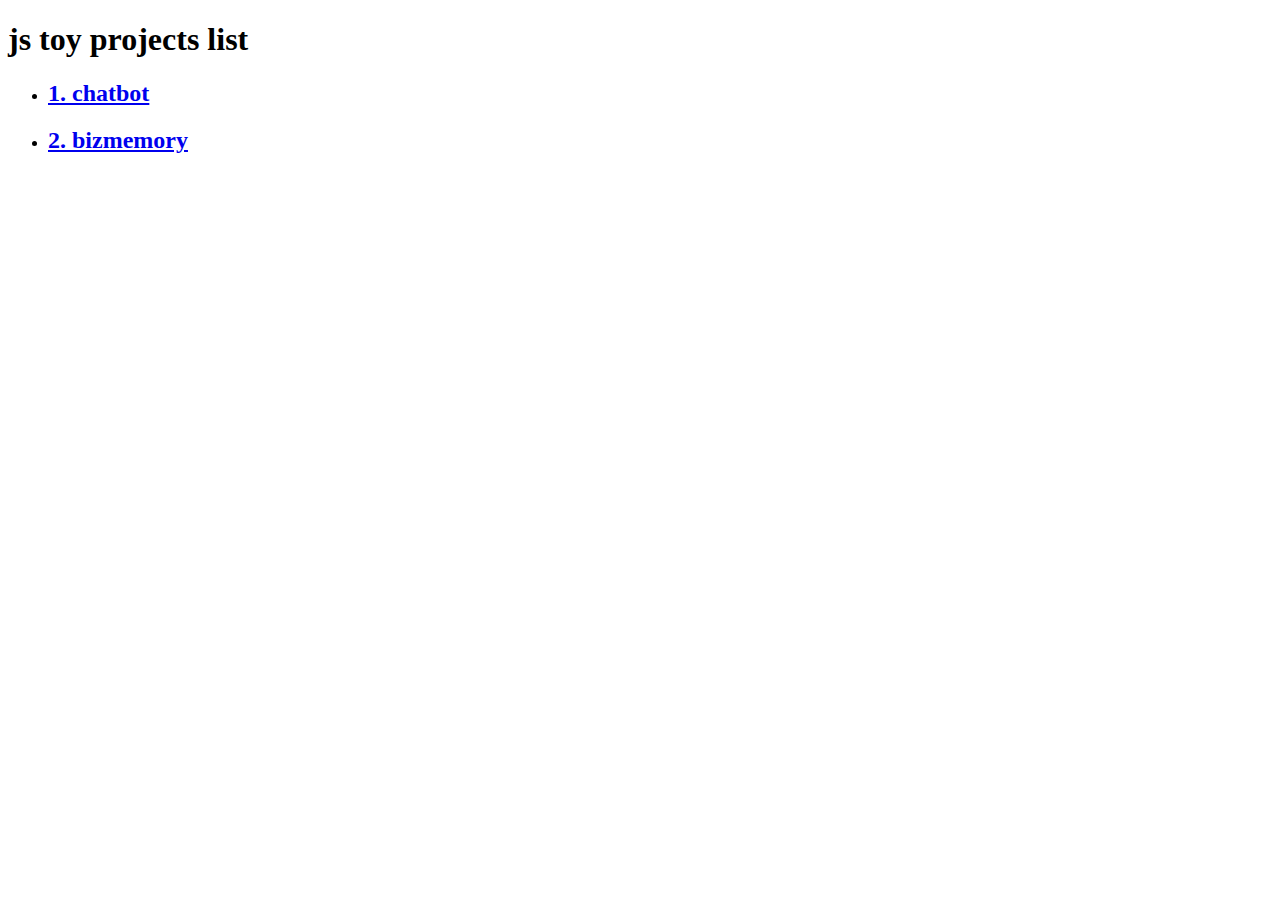
<file: index.html>
<!DOCTYPE html>
<html lang="ko">
<head>
  <meta charset="UTF-8">
  <meta name="viewport" content="width=device-width, initial-scale=1.0">
  <title>js toy projects list</title>
</head>
<body>
  <h1>js toy projects list</h1>
  <ul>
    <li><h2><a href="chatbot/index.html">1. chatbot</a></h2></li>
    <li><h2><a href="bizmemory/index.html">2. bizmemory</a></h2></li>
  </ul>
</body>
</html>
</file>
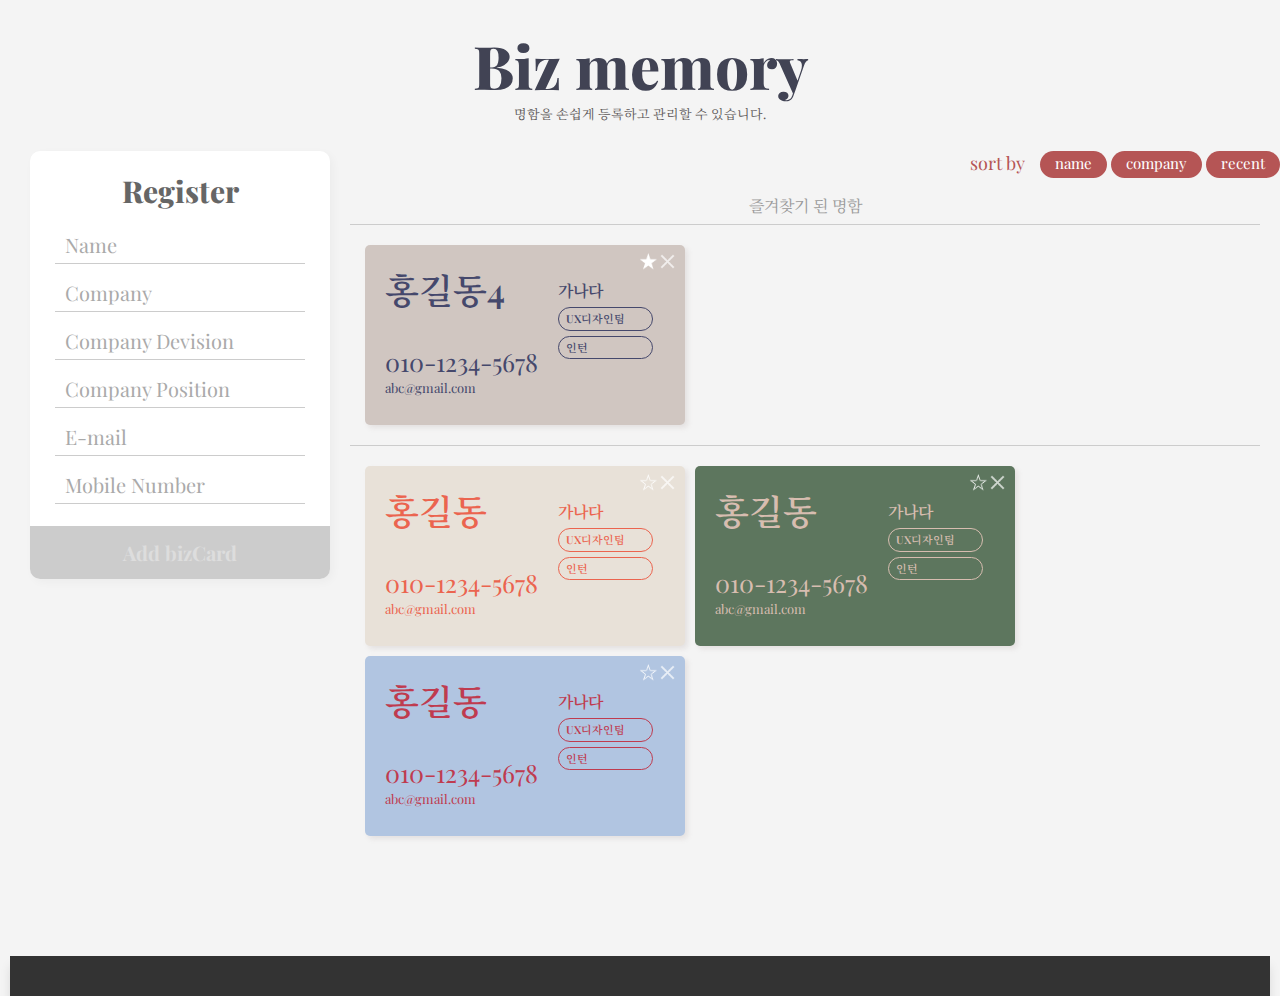
<file: bizmemory/index.html>
<!DOCTYPE html>
<html lang="ko">
<head>
  <meta charset="UTF-8">
  <meta name="viewport" content="width=device-width, initial-scale=1.0">
  <title>BIZMEMORY</title>
  <link rel="stylesheet" href="./css/reset.css">
  <link rel="stylesheet" href="./css/style.css">
  <script defer src="./js/app.js"></script>
</head>
<body>

  <div class="wrapper">
    <div class="intro">
      <h1>Biz memory</h1>
      <em class="description">명함을 손쉽게 등록하고 관리할 수 있습니다.</em>
    </div>
    <main class="main">
      <!-- register -->
      <div class="registerBlock">
        <form class="newInfoForm">
          <h2>Register</h2>
          <input type="text" class="name" placeholder="Name">
            <span class="errorName warnMsg">이름을 2자 이상 입력해주세요.</span>
          <input type="text" class="company" placeholder="Company">
          <input type="text" class="devision" placeholder="Company Devision">
          <input type="text" class="position" placeholder="Company Position">
          <input type="text" class="email" placeholder="E-mail">
            <span class="errorEmail warnMsg">이메일을 형식에 맞게 입력해주세요. abc@xyz.com</span>
          <input type="text" class="mobile" placeholder="Mobile Number">
            <span class="errorMobile warnMsg">핸드폰번호를 형식에 맞게 입력해주세요.</span>
          <button class="submitBtn" disabled>Add bizCard</button>
        </form>
    </div>

      <!-- name card -->
      <div class="namecardList">
        

        <!-- sort -->
        <div class="sortWrapper">
          <ul class="sortList">
            <li class="sortName">name</li>
            <li class="sortCompany">company</li>
            <li class="sortRecent">recent</li>
          </ul>
          <h3>sort by</h3>
        </div>

        <!-- card list -->
        <h3 id="favTitle" class="favTitle">즐겨찾기 된 명함</h3>
        <ul class="favList">
          
        </ul>
        <ul class="cardList">

          <!-- <li id="1" class="namecard color3">
            <div class="namecardWrapper">
              <div class="namecardInfo">
                <span class="cardName">나길동</span>
                <span class="cardMobile">010-1354-4645</span>
                <span class="cardEmail">abd@kakaobank.co.kr</span>
              </div>
              <div class="namecardCompany">
                <span class="cardCompany">카카오뱅크</span>
                <span class="cardDivision">UX디자인팀</span>
                <span class="cardPosition">책임</span>
              </div>
            </div>
            <div class="namecardIcon">
              <img class="favoriteBtn" src="./img/fav-icon.png">
              <img class="favoriteBtn" src="./img/fav-icon-on.png">
              <img class="deleteBtn" src="./img/close-btn.png">
            </div>
          </li> -->

        </ul>

        <div class="blankMsg">
          <span class="blankMsgText">
            명함을 등록해주세요.
          </span>
        </div>
        
      </div>
    </main>
  
    <footer class="footer">
      <p class="copyright">
    
      </p>
    </footer>
  </div>

  <!-- <div class="modal">
    <div class="warningWindow">
      <span class="warningMsg">
        ''
      </span>
      <button class="warningClose">확인</button>
    </div>
  </div> -->

  

</body>
</html>
</file>
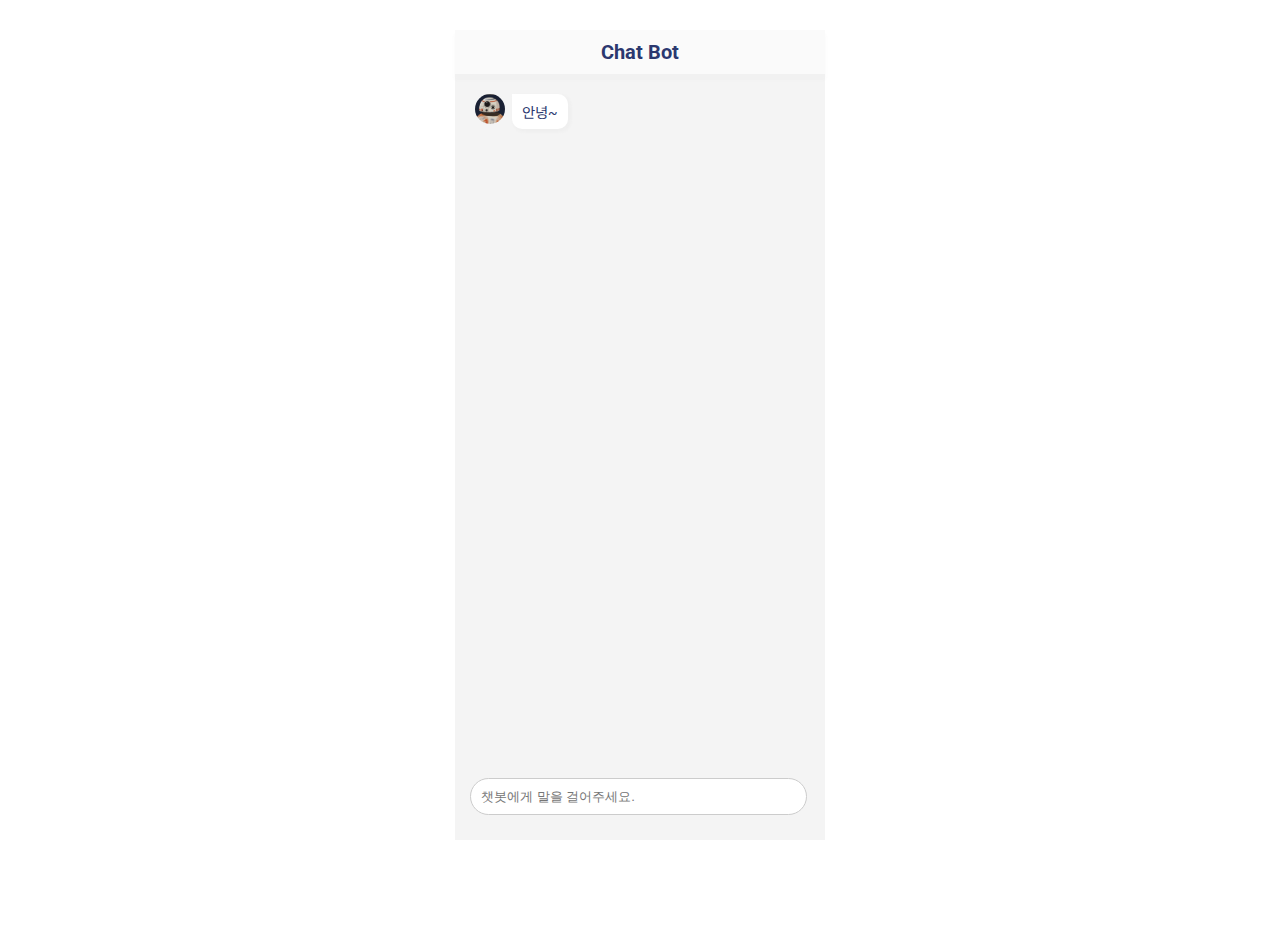
<file: chatbot/index.html>
<!DOCTYPE html>
<html lang="ko">
<head>
  <meta charset="UTF-8">
  <meta name="viewport" content="width=device-width, initial-scale=1.0, maximum-scale=1.0, user-scalable=no">
  <title>chatbot</title>
  <link href="css/style.css" rel="stylesheet">
  <script defer src="js/app.js"></script>
  <script defer src="js/chatdata.js"></script>
</head>
<body>
  <div class="container">
    <div class="chatting_block">
      <h1 class="title">Chat Bot</h1>
      <ul class="msg_block">
        <!-- <li class="bot_block">
          <div class="bot_icon"></i></div>
          <div class="bot_msg">Hello!</div>
          <em class="bot_date">${msgItem.date}</em>
        </li>
        <li class="user_block">
          <div class="user_msg">Hi :)</div>
          <em class="user_date">${msgItem.date}</em>
        </li> -->
      </ul>
      <div class="user_input_block">
        <div class="select_emoji"></div>
        <div class="input_msg_block">
          <input class="input_msg" type="text" placeholder="챗봇에게 말을 걸어주세요." autofocus />
          <!-- <div class="enter_msg"></div> -->
        </div>
      </div>
    </div>
  </div>
</body>
</html>
</file>
<file: bizmemory/css/style.css>
@import url('https://fonts.googleapis.com/css2?family=Playfair+Display:ital,wght@0,400;0,500;0,600;0,700;0,800;0,900;1,400;1,672;1,900&display=swap');
@import url('https://fonts.googleapis.com/css2?family=Noto+Serif+KR:wght@200;300;400;500;600&family=Playfair+Display:ital,wght@0,400;0,500;0,600;0,700;0,800;0,900;1,400;1,672;1,900&display=swap');
@import url('https://use.fontawesome.com/releases/v5.5.0/css/all.css');

/* FONT STYLE */
body {
  /* font-family: 'Roboto', 'Noto Sans KR', sans-serif; */
  font-family: 'Playfair Display', 'Noto Serif KR', serif;
  background-color: #f4f4f4
}

/* BORDER-BOX */
body *, body *::before, body *::after {
  box-sizing: border-box;
  margin: 0;
  padding: 0;
}

/* MODULE */
.clearfix::after {
  display: block;
  content: '';
  clear: both;
}

.wrapper {
  width: 100vw;
  height: 100vh;
  padding: 10px;
  background-color: #f4f4f4;
}
.intro {
  width: 100%;
  display: block;
  text-align: center;
}
.intro h1 {
  margin: 25px 0 10px 0;
  font-size: 60px;
  font-weight: 800;
  text-align: center;
  color: rgb(65, 67, 84);
}
.intro .description {
  font-size: 13px;
  text-align: center;
  color: rgb(91, 86, 86);
}

.main {
  display: flex;
  flex-direction: row;
  align-items: flex-start;
  width: 100%;
}
.registerBlock {
  flex: 0 1 300px;
}
.newInfoForm {
  position: relative;
  min-width: 300px;
  background-color: #fff;

  padding: 25px 25px 75px 25px;
  margin: 30px 20px 0 20px;
  box-shadow: 3px 3px 10px rgba(0, 0, 0, 0.037);
  /* z-index: 99; */
  border-radius: 10px;
}
.newInfoForm h2 {
  text-align: center;
  font-size: 30px;
  font-weight: 800;
  margin-bottom: 10px;
  color: #666;
}
.newInfoForm input, .newInfoForm button {
  font-family: 'Playfair Display', 'Noto Serif KR', serif;
}
.newInfoForm input {
  width: 100%;
  padding: 15px 10px 5px 10px;
  border: 0px;
  background-color: transparent;
  border-bottom: 1.3px solid #ccc;
  font-weight: 100;
  font-size: 20px;
  color: #666;
}
.newInfoForm input::placeholder {
  color: #aaa;
}
.newInfoForm input:focus {
  outline: none;
  border-bottom: 1px solid rgb(72, 91, 167);
}
.newInfoForm button {
  position: absolute;
  bottom: 0;
  left: 0;
  right: 0;
  padding: 13px;
  width: 100%;
  cursor: pointer;
  background-color: #2b313f;
  color: #fff;
  border: 0;
  font-size: 20px;
  font-weight: 700;
  margin: 20px 0 0 0;
  border-radius: 0px 0px 10px 10px;
  outline: none;
}
.newInfoForm button:disabled {
  background-color: #ccc;
  color: #ddd;
  cursor: default;
}
/* warnning message */
.warnMsg {
  display: none;
  font-size: 10px;
  padding: 5px 10px 0 10px;
  color: rgb(72, 91, 167);
}

/* name card list */
.namecardList {
  flex-grow: 1;
  /* width: calc(100% - 340px); */
  /* min-height: 100%; */
  background-color: #f4f4f4;

  padding: 10px 10px 10px 0;
  position: relative;
}

/* sort list */
.sortWrapper {
  display: flex;
  flex-direction: row-reverse;
  width: 100%;
  margin: 20px;
}
.sortWrapper h3 {

  text-align: right;
  margin-right: 15px;
  padding-top: 3px;
  font-size: 18px;
  color: rgb(181, 85, 85);
}

.sortList {

  text-align: right;
}
.sortList > li {
  display: inline-block;
  cursor: pointer;
  font-size: 15px;
  padding: 5px 15px 7px 15px;
  border-radius: 20px;
  background-color: rgb(181, 85, 85);
  color: #fff;
}
.sortList > li:hover {
  background-color: rgb(213, 109, 109);
}
/* fav list */
.favTitle {
  margin: 10px 0;
  width: 100%;
  padding-bottom: 10px;
  text-align: center;
  border-bottom: 1px solid #ccc;
  color: #999;
  margin: 0 auto;
}
.favList {
  width: 100%;
  padding: 10px 15px 20px 15px;
  margin-bottom: 15px;
  margin: 0 auto;
}
/* card list */
.cardList {
  display: flex;
  flex-wrap: wrap;
  min-width: 400px;
  width: 100%;
  clear: both;
  padding: 10px 15px;
  border-top: 1px solid #ccc;
  margin: 0 auto;
}
.namecard {
  position: relative;
  padding: 20px;
  width: 320px;
  height: 180px;
  background-color: #d3d3d3;
  margin: 10px 10px 0 0;

  box-shadow: 3px 3px 5px rgba(160, 146, 146, 0.18);
  border-radius: 5px;
}
.namecardWrapper {
  display: flex;
}
/* NAMECARD COLOR */
.color1 {
  background: rgb(232, 225, 216);
  color: rgb(235, 100, 79);
}
.color1 .cardDivision,
.color1 .cardPosition {
  border: 1px solid rgb(235, 100, 79);
}
.color2 {
  background: rgb(93, 118, 94);
  color: rgb(215, 189, 176);
}
.color2 .cardDivision,
.color2 .cardPosition {
  border: 1px solid rgb(215, 189, 176);
}
.color3 {
  background: rgb(177, 197, 225);
  color: rgb(191, 59, 79);
}
.color3 .cardDivision,
.color3 .cardPosition {
  border: 1px solid rgb(191, 59, 79);
}
.color4 {
  background: rgb(208, 198, 193);
  color: rgb(69, 72, 108);
}
.color4 .cardDivision,
.color4 .cardPosition {
  border: 1px solid rgb(69, 72, 108);
}
.color5 {
  background: rgb(44, 82, 73);
  color: rgb(215, 201, 197);
}
.color5 .cardDivision,
.color5 .cardPosition {
  border: 1px solid rgb(215, 201, 197);
}
.color6 {
  background: rgb(218, 179, 170);
  color: rgb(183, 60, 60);
}
.color6 .cardDivision,
.color6 .cardPosition {
  border: 1px solid rgb(183, 60, 60);
}

.namecard span {
  display: block;
  line-height: 1.4;
}

.namecardInfo {
  margin-right: 20px;
}

.cardName {
  font-size: 35px;
  font-weight: 600;
}
.cardEmail {
  font-size: 13px;
  font-weight: 200;
}
.cardMobile {
  margin-top: 30px;
  font-size: 25px;
  font-weight: 200;
}

.namecardCompany {
  margin: 15px 10px 0 0;
  font-size: 16px;
  font-weight: 600;
}

.cardCompany {
  width: 95px;
  overflow: hidden;
  white-space: nowrap;
  text-overflow: ellipsis;
}

.cardDivision, 
.cardPosition {
  font-size: 11px;
  margin: 5px 0;
  padding: 3px 7px;
  border-radius: 20px;
  display: inline;
}

.namecardIcon {
  position: absolute;
  top: 5px;
  right: 10px;
  font-size: 0px;
}
.favoriteBtn {
  position: relative;
  top: 2px;
  width: 19px;
  margin-right: 2px;
  background-color: transparent;
  border: 0;
  cursor: pointer;
}
.deleteBtn {
  width: 15px;
  background-color: transparent;
  border: 0;
  cursor: pointer;
  opacity: 0.7;
}

.deleteBtn:hover {
  opacity: 0.9;
}
/* Blank */
.blankMsg {
  display: none;
  position: absolute;
  top: 180px;
  left: calc(50% - 200px);
  color: #fff;
  font-size: 40px;
  font-weight: 500;
  text-shadow: 3px 3px 5px rgba(160, 146, 146, 0.3);
}

/* MODAL */
.modal {
  display: none;
  position: fixed;
  top: 0;
  left: 0;
  right: 0;
  bottom: 0;
  background-color: rgba(0, 0, 0, 0.8);
}
.warningWindow {
  position: absolute;
  left: calc(50% - 200px);
  top: calc(50% - 180px);
  width: 400px;
  height: 200px;
  background-color: #f4f4f4;
  border-radius: 10px;
  padding: 60px;
}
.warningMsg {
  display: block;
  font-size: 20px;
  color: rgb(72, 91, 167);
  text-align: center;
}
.warningClose {
  width: 100%;
  margin: 25px 0 0 0;
  cursor: pointer;
  background-color: #2b313f;
  color: #fff;
  border: 0;
  padding: 10px;
  font-size: 16px;
  font-family: 'Playfair Display', 'Noto Serif KR', serif;
}

.footer {
  margin-top: 100px;
  padding: 20px;
  background-color: #333;
  text-align: center;
  line-height: 1.7;
  box-shadow: 0 10px 10px rgba(0, 0, 0, 0.1);
}
.copyright {
  color: #666;
  font-size: 12px;
}


/* ----- MOBILE DEVICE ----- */
@media screen and (max-width: 559px) {
  .main {
    display: flex;
    flex-direction: column;
  }
  
  .newInfoForm {
    width: calc(100% - 37px);

    padding: 25px 25px 75px 25px;
    margin: 30px 20px;
  }
  .namecardList {
    width: 100%;
    min-height: 100%;
    background-color: #f4f4f4;

    padding: 10px;
    position: relative;
  }
  .sortWrapper {

    width: 100%;
    margin: 0 0 20px 0;
  }
  .cardList, .favList {
    padding: 10px 22px;
  }
  .cardList li, .favList li {
    margin: 10px 0;
  }
  .blankMsg {
    top: 80px;
    left: 0;
    font-size: 33px;
    padding: 35px;
  }
  .warningWindow {
    left: calc(50% - 160px);
    top: calc(50% - 180px);
    width: 320px;
    height: 200px;
  }
}
</file>
<file: chatbot/css/style.css>
@import url('https://fonts.googleapis.com/css?family=Roboto:100,300,400,700|Noto+Sans+KR');
@import url('https://use.fontawesome.com/releases/v5.5.0/css/all.css');

* {
  box-sizing: border-box;
  margin: 0;
  padding: 0;
  list-style: none;
}

:root {
  --font-navy: #2b386f;
  --bg-grey: rgb(244, 244, 244);
}
html {
  height: 100%;
}
body {
  height: 100%;
  font-family: 'Roboto', 'Noto Sans KR', sans-serif;
  font-size: 0.9em;
  color: var(--font-navy);
  -webkit-font-smoothing: antialiased;
  -moz-osx-font-smoothing: grayscale;
}

.container {
  width: 370px;
  height: 90vh;
  margin: 30px auto;
  border-radius: 10px;
  /* box-shadow: 5px 5px 15px 3px rgba(219, 219, 219, 0.3); */
  /* background-color: #ccc; */
}

.chatting_block {
  position: relative;
  width: 100%;
  height: 100%;
  margin: 0 auto;
  border-radius: 0 0 10px 10px;
  background-color: var(--bg-grey);
}

.title {
  position: sticky;
  width: 100%;
  text-align: center;
  font-size: 20px;
  padding: 10px;
  background-color: rgba(255, 255, 255, 0.5);
  box-shadow: 0 5px 3px 1px rgba(219, 219, 219, 0.1);
}

.msg_block {
  height: calc(100% - 120px);
  padding: 20px;
  overflow-y: auto;
  overflow-x: hidden;
}
.msg_block li {
  margin-bottom: 13px;
}
.bot_block {
  display: flex;
}
.user_block {
  display: flex;
  flex-direction: row-reverse;
}
.bot_icon {
  width: 30px;
  height: 30px;
  border-radius: 40px;
  background-position: center -10%;
  background-size: 170%;
}
.bot_icon {
  background-image: url("../img/robot.jpg");
}

.bot_msg, .user_msg {
  padding: 7px 10px;
  margin: 0 7px;
  box-shadow: 2px 2px 3px 1px rgba(219, 219, 219, 0.2);
}
.bot_msg {
  background-color: rgb(255, 255, 255);
  color: var(--font-navy);
  border-radius: 0 10px 10px 10px;
}
.user_msg {
  background-color: var(--font-navy);
  color: #fff;
  border-radius: 10px 10px 0px 10px;
}
.bot_date, .user_date {
  display: flex;
  flex-direction: column-reverse;
}
.bot_date em, .user_date em {
  font-size: 10px;
  font-style: normal;
  color: rgb(173, 173, 173);
}

/* user input */
.user_input_block {
  position: absolute;
  width: 100%;
  bottom: 0;
  padding: 10px 15px 25px 15px;
  background-color: var(--bg-grey);
}
.input_msg_block {
  display: flex;
  width: 100%;
}
.input_msg {
  width: 100%;
  /* width: calc(100% - 45px); */
  margin-right: 3px;
  padding: 10px;
  border: 0;
  outline: 0;
  font-size: 13px;
  border-radius: 50px;
  border: 1px solid #ccc;
}
/* .input_msg:focus {
  border: 1px solid rgb(176, 202, 255);
} */
.enter_msg {
  width: 37px;
  height: 37px;
  color: #fff;
  cursor: pointer;
  border: 0px;
  border-radius: 50px;
  background-color: rgb(43, 51, 106);
}

/* Mobile Device */
@media (max-width: 480px) {
  .container {
    width: 100%;
    min-width: 320px;
    height: 100%;
    margin: 0 auto;
  }
  .chatting_block {
    width: 100%;
    /* height: calc(100% - 44px); */
  } 
  .msg_block {
    width: 100%;
  }
}
</file>
